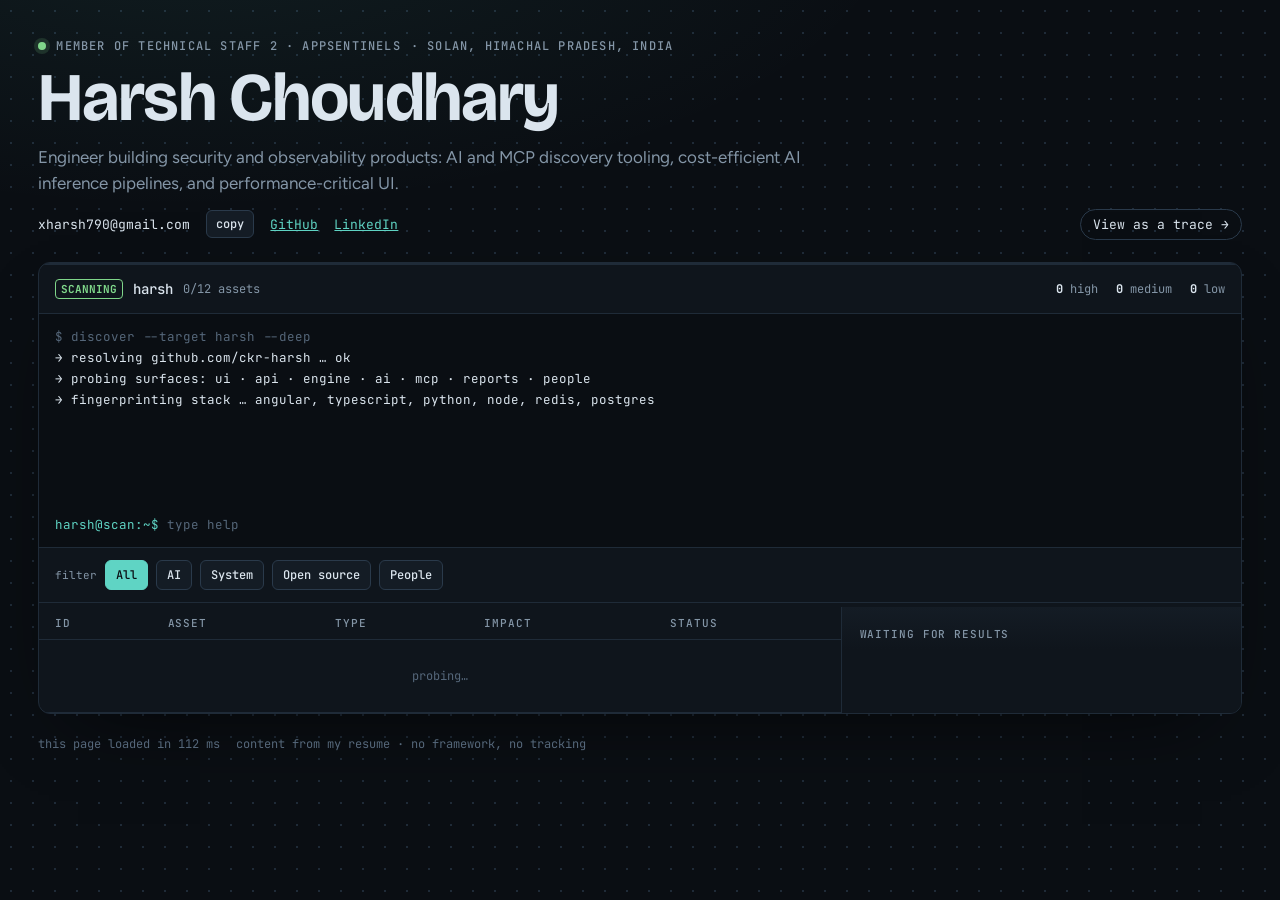
<file: index.html>
<!doctype html>
<html lang="en">
<head>
  <meta charset="utf-8">
  <title>Harsh Choudhary</title>
  <meta http-equiv="refresh" content="0; url=scan/">
  <link rel="canonical" href="scan/">
  <script>location.replace("scan/" + location.hash);</script>
</head>
<body>
  <a href="scan/">Harsh Choudhary · portfolio</a>
</body>
</html>
</file>
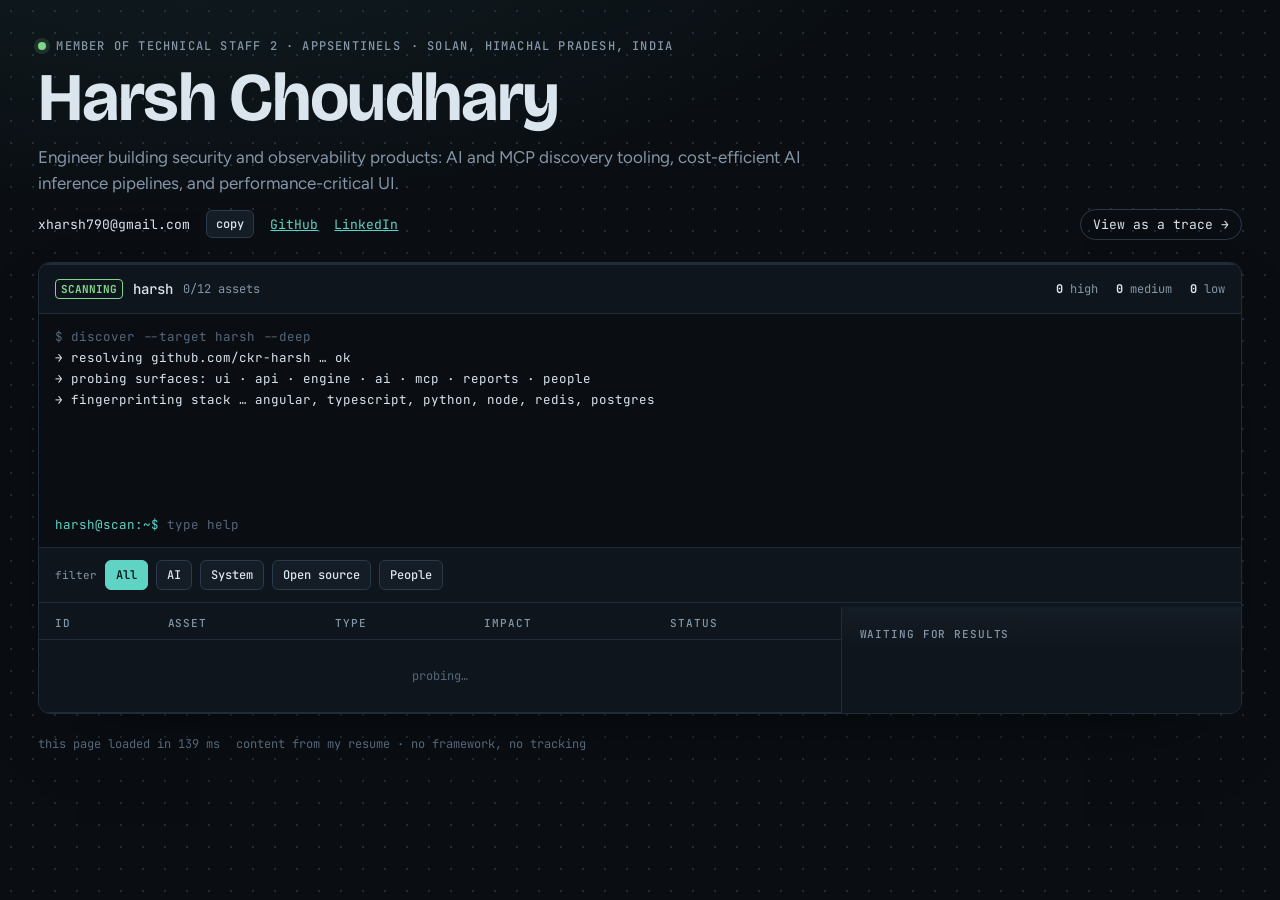
<file: scan/index.html>
<!doctype html>
<html lang="en">
<head>
  <meta charset="utf-8">
  <meta name="viewport" content="width=device-width, initial-scale=1, viewport-fit=cover">
  <title>Harsh Choudhary · Discovery Scan</title>
  <meta name="description" content="Harsh Choudhary — engineer building security, observability and AI products. Portfolio as a discovery scan.">
  <meta name="theme-color" content="#0a0e13">
  <link rel="preconnect" href="https://fonts.googleapis.com">
  <link rel="preconnect" href="https://fonts.gstatic.com" crossorigin>
  <link rel="stylesheet" href="https://fonts.googleapis.com/css2?family=JetBrains+Mono:wght@400;500;700&family=Bricolage+Grotesque:opsz,wght@12..96,700&family=Figtree:wght@400;500;600&display=swap">
  <link rel="stylesheet" href="../shared/base.css">
  <link rel="stylesheet" href="scan.css">
</head>
<body>
  <div class="wrap">
    <header class="intro" id="intro"></header>

    <section class="stage" aria-label="Discovered work">
      <div class="progress"><span id="progress"></span></div>
      <div class="bar">
        <div class="title"><span class="method" id="state">SCANNING</span>harsh <span class="meta" id="meta"></span></div>
        <div class="stats" id="stats"></div>
      </div>
      <div class="console" id="console">
        <div class="log" id="log" aria-live="polite"></div>
        <form class="prompt" id="prompt" autocomplete="off" hidden>
          <label for="cmd">harsh@scan:~$</label>
          <input id="cmd" spellcheck="false" placeholder="type help">
        </form>
      </div>
      <div class="filters" id="filters"></div>
      <div class="sevbar" id="sevbar"></div>
      <div class="body">
        <div class="table">
          <table>
            <thead><tr><th>ID</th><th>Asset</th><th>Type</th><th>Impact</th><th>Status</th></tr></thead>
            <tbody id="rows"></tbody>
          </table>
        </div>
        <aside class="panel" id="panel" aria-live="polite"></aside>
      </div>
    </section>

    <footer class="foot"><span id="perf"></span><span>content from my resume · no framework, no tracking</span></footer>
  </div>

  <script src="../shared/data.js"></script>
  <script src="../shared/common.js"></script>
  <script src="scan.js"></script>
</body>
</html>
</file>
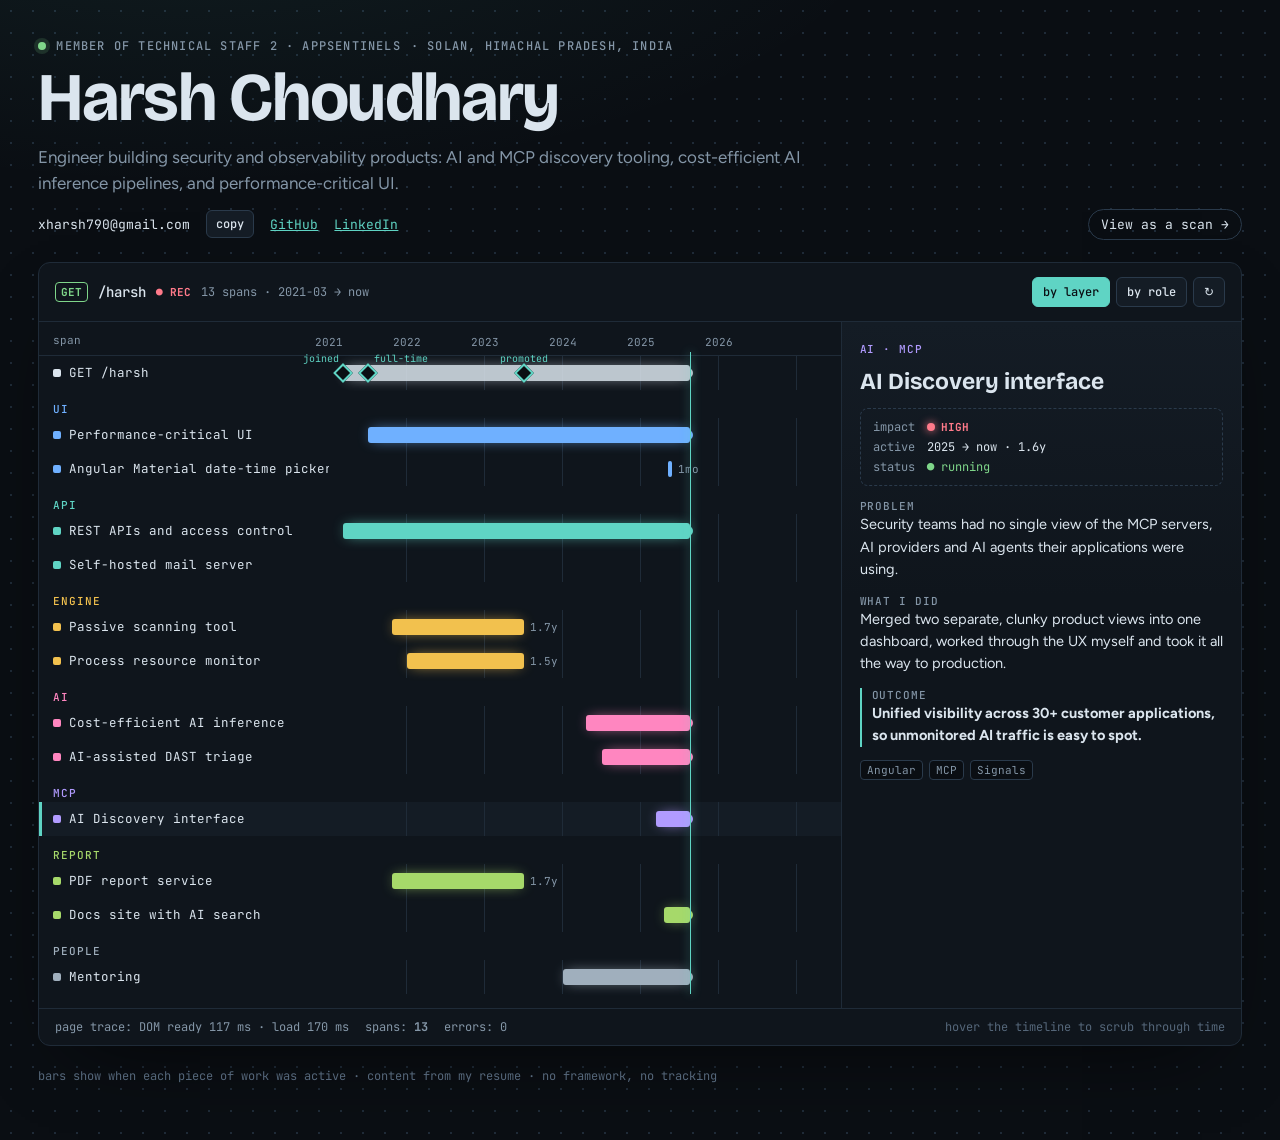
<file: trace/index.html>
<!doctype html>
<html lang="en">
<head>
  <meta charset="utf-8">
  <meta name="viewport" content="width=device-width, initial-scale=1, viewport-fit=cover">
  <title>Harsh Choudhary · Trace</title>
  <meta name="description" content="Harsh Choudhary — engineer building security, observability and AI products. Portfolio as a distributed trace.">
  <meta name="theme-color" content="#0a0e13">
  <link rel="preconnect" href="https://fonts.googleapis.com">
  <link rel="preconnect" href="https://fonts.gstatic.com" crossorigin>
  <link rel="stylesheet" href="https://fonts.googleapis.com/css2?family=JetBrains+Mono:wght@400;500;700&family=Bricolage+Grotesque:opsz,wght@12..96,700&family=Figtree:wght@400;500;600&display=swap">
  <link rel="stylesheet" href="../shared/base.css">
  <link rel="stylesheet" href="trace.css">
</head>
<body>
  <div class="wrap">
    <header class="intro" id="intro"></header>

    <section class="stage" aria-label="Work as a trace">
      <div class="bar">
        <div class="title"><span class="method">GET</span>/harsh <span class="rec" id="rec">● REC</span><span class="meta" id="meta"></span></div>
        <div class="seg" role="group" aria-label="Group spans">
          <button type="button" class="chip" id="by-layer" aria-pressed="true">by layer</button>
          <button type="button" class="chip" id="by-role" aria-pressed="false">by role</button>
          <button type="button" class="chip" id="replay" aria-label="Replay the trace">↻</button>
        </div>
      </div>
      <div class="body">
        <div class="chart"><div class="grid" id="grid"></div></div>
        <aside class="panel" id="panel" aria-live="polite"></aside>
      </div>
      <div class="trace-foot"><span id="perf">page trace: measuring…</span><span>spans: <b id="count">0</b></span><span>errors: 0</span><span class="hint">hover the timeline to scrub through time</span></div>
    </section>

    <footer class="foot"><span>bars show when each piece of work was active · content from my resume · no framework, no tracking</span></footer>
  </div>

  <script src="../shared/data.js"></script>
  <script src="../shared/common.js"></script>
  <script src="trace.js"></script>
</body>
</html>
</file>
<file: shared/base.css>
/* Dark-first observability console: ink ground, dot grid, layer colours as signal. */
:root {
  --bg: #0a0e13; --panel: #0f151c; --soft: #141c25; --line: #1f2b38; --line-2: #2a3a4b;
  --fg: #dbe5ee; --muted: #8496a7; --faint: #55677a;
  --accent: #5fd4c4; --warn: #f2a65a; --crit: #ff7a8a; --ok: #7fd68a;
  --l-ui: #6fb0ff; --l-api: #5fd4c4; --l-engine: #f2c14e; --l-ai: #ff86c0; --l-mcp: #b19bff; --l-report: #a6d96a; --l-people: #a0afbd;
  --display: "Bricolage Grotesque", "Segoe UI", system-ui, sans-serif;
  --body: "Figtree", "Segoe UI", system-ui, sans-serif;
  --mono: "JetBrains Mono", ui-monospace, "Cascadia Code", Menlo, monospace;
  --name-w: 290px;
  color-scheme: dark;
}
* { box-sizing: border-box; }
body {
  margin: 0; color: var(--fg); font: 15px/1.55 var(--body);
  background:
    radial-gradient(1200px 500px at 15% -10%, rgba(95, 212, 196, .08), transparent 60%),
    radial-gradient(var(--line) 1px, transparent 1px) 0 0 / 22px 22px,
    var(--bg);
  padding: 40px max(16px, env(safe-area-inset-right)) 56px max(16px, env(safe-area-inset-left));
  min-height: 100vh; -webkit-text-size-adjust: 100%;
}
a { color: var(--accent); }
::selection { background: rgba(95, 212, 196, .3); }
:focus-visible { outline: 2px solid var(--accent); outline-offset: 2px; }
.wrap { max-width: min(1400px, 94vw); margin: 0 auto; display: grid; gap: 22px; }

/* header */
.intro { display: grid; gap: 12px; }
.eyebrow { font: 500 12px/1 var(--mono); letter-spacing: .1em; text-transform: uppercase; color: var(--muted); display: flex; gap: 10px; align-items: center; }
.eyebrow::before { content: ""; width: 8px; height: 8px; border-radius: 50%; background: var(--ok); box-shadow: 0 0 0 4px rgba(127, 214, 138, .15); animation: blink 2.4s ease-in-out infinite; }
.intro h1 { font: 700 clamp(38px, 6.5vw, 68px)/1 var(--display); margin: 0; letter-spacing: -.02em; min-height: 1em; }
.intro h1 .scr { color: var(--accent); }
.intro p { margin: 0; color: var(--muted); max-width: 72ch; font-size: 17px; }
.contact { display: flex; flex-wrap: wrap; gap: 8px 16px; align-items: center; font: 13px var(--mono); }
.contact button { font: 500 12px var(--mono); background: var(--soft); color: var(--fg); border: 1px solid var(--line-2); border-radius: 6px; padding: 5px 9px; cursor: pointer; }
.contact button:hover { border-color: var(--accent); }
.switch-link { margin-left: auto; color: var(--fg); text-decoration: none; border: 1px solid var(--line-2); border-radius: 999px; padding: 6px 12px; }
.switch-link:hover { border-color: var(--accent); color: var(--accent); }

/* stage */
.stage { background: var(--panel); border: 1px solid var(--line); border-radius: 12px; overflow: hidden; box-shadow: 0 30px 80px -40px rgba(0, 0, 0, .8); }
.bar { display: flex; flex-wrap: wrap; gap: 10px 20px; justify-content: space-between; align-items: center; padding: 14px 16px; border-bottom: 1px solid var(--line); }
.title { font: 500 14px var(--mono); display: flex; gap: 10px; align-items: center; flex-wrap: wrap; }
.method { font: 700 11px var(--mono); color: var(--ok); border: 1px solid currentColor; border-radius: 4px; padding: 2px 5px; }
.meta { font: 12px var(--mono); color: var(--muted); }
.stats { display: flex; gap: 4px 18px; font: 12px var(--mono); color: var(--muted); flex-wrap: wrap; }
.stats b { color: var(--fg); font-variant-numeric: tabular-nums; }
.filters { display: flex; gap: 8px; flex-wrap: wrap; align-items: center; padding: 12px 16px; border-bottom: 1px solid var(--line); }
.chip { font: 500 12px var(--mono); background: var(--soft); color: var(--fg); border: 1px solid var(--line-2); border-radius: 6px; padding: 6px 10px; cursor: pointer; }
.chip:hover { border-color: var(--accent); }
.chip[aria-pressed="true"] { background: var(--accent); color: var(--bg); border-color: var(--accent); }
.label { font: 11px var(--mono); color: var(--muted); }
.body { display: grid; grid-template-columns: minmax(0, 1fr) 400px; }
@media (max-width: 860px) { .body { grid-template-columns: minmax(0, 1fr); } }

/* impact */
.sev { font: 700 11px var(--mono); display: inline-flex; gap: 6px; align-items: center; }
.sev::before { content: ""; width: 8px; height: 8px; border-radius: 50%; background: currentColor; box-shadow: 0 0 8px currentColor; }
.sev.high { color: var(--crit); } .sev.med { color: var(--warn); } .sev.low { color: var(--accent); }

/* detail panel */
.panel { border-left: 1px solid var(--line); padding: 20px 18px; display: grid; gap: 13px; align-content: start; min-width: 0; background: linear-gradient(180deg, var(--soft), var(--panel) 40%); }
@media (max-width: 860px) { .panel { border-left: 0; border-top: 1px solid var(--line); } }
.panel.in > * { animation: rise .35s ease both; }
.panel.in > *:nth-child(2) { animation-delay: .03s; } .panel.in > *:nth-child(3) { animation-delay: .06s; }
.panel.in > *:nth-child(4) { animation-delay: .09s; } .panel.in > *:nth-child(5) { animation-delay: .12s; }
.panel.in > *:nth-child(6) { animation-delay: .15s; } .panel.in > *:nth-child(n+7) { animation-delay: .18s; }
.panel h2 { font: 700 23px/1.15 var(--display); margin: 0; text-wrap: balance; }
.panel p { margin: 0; font-size: 14.5px; }
.lbl { font: 500 11px var(--mono); letter-spacing: .08em; text-transform: uppercase; color: var(--muted); }
.kv { display: grid; grid-template-columns: auto 1fr; gap: 4px 12px; font: 12px var(--mono); margin: 0; padding: 10px 12px; border: 1px dashed var(--line-2); border-radius: 8px; }
.kv dt { color: var(--muted); } .kv dd { margin: 0; min-width: 0; overflow-wrap: anywhere; }
.outcome { border-left: 2px solid var(--accent); padding-left: 10px; }
.tags { display: flex; flex-wrap: wrap; gap: 6px; }
.tag { font: 11px var(--mono); background: var(--bg); border: 1px solid var(--line-2); border-radius: 4px; padding: 2px 6px; color: var(--muted); }
.links { display: flex; gap: 12px; font: 13px var(--mono); flex-wrap: wrap; }

.foot { font: 12px var(--mono); color: var(--faint); display: flex; gap: 16px; flex-wrap: wrap; }

@media (max-width: 600px) {
  body { padding-top: 24px; }
  .intro p { font-size: 15.5px; }
  .eyebrow { letter-spacing: .06em; }
  .eyebrow .loc { display: none; }
  .switch-link { margin-left: 0; }
  .bar { padding: 12px 14px; }
  .filters { flex-wrap: nowrap; overflow-x: auto; scrollbar-width: none; padding: 10px 14px; }
  .filters .label { display: none; }
  .chip { flex: none; }
  .panel { padding: 18px 14px; gap: 12px; }
  .panel h2 { font-size: 21px; }
}
/* ~40px touch targets */
@media (pointer: coarse) { .chip, .contact button { padding: 10px 12px; } }

@keyframes rise { from { opacity: 0; transform: translateY(6px); } to { opacity: 1; transform: none; } }
@keyframes blink { 50% { opacity: .35; } }
@media (prefers-reduced-motion: reduce) { * { transition: none !important; animation: none !important; } }
</file>
<file: scan/scan.css>
.progress { height: 2px; background: var(--line); }
.progress span { display: block; height: 100%; width: 0; background: var(--accent); box-shadow: 0 0 12px var(--accent); transition: width .2s linear; }
.method.done { color: var(--accent); }

.console { background: var(--bg); border-bottom: 1px solid var(--line); font: 12.5px/1.7 var(--mono); }
.log { padding: 12px 16px 4px; height: 196px; overflow-y: auto; overflow-x: hidden; scrollbar-width: thin; }
.log div { white-space: pre-wrap; overflow-wrap: anywhere; }
.log .dim { color: var(--faint); } .log .hl { color: var(--accent); } .log .ok { color: var(--ok); }
.log .add { color: var(--muted); } .log .add b { color: var(--fg); font-weight: 500; }
.log .err { color: var(--crit); } .log .cmd { color: var(--fg); } .log .cmd::before { content: "harsh@scan:~$ "; color: var(--accent); }
.prompt { display: flex; gap: 8px; align-items: center; padding: 4px 16px 12px; }
.prompt label { color: var(--accent); white-space: nowrap; }
.prompt input { flex: 1; min-width: 0; background: none; border: 0; color: var(--fg); font: inherit; caret-color: var(--accent); padding: 0; }
.prompt input:focus { outline: none; }
.prompt input::placeholder { color: var(--faint); }

.sevbar { display: flex; height: 4px; }
.sevbar span { transition: flex-grow .4s ease; }

.table { overflow-x: auto; min-width: 0; }
table { width: 100%; min-width: 520px; border-collapse: collapse; font-size: 14px; }
th { text-align: left; font: 500 11px var(--mono); letter-spacing: .08em; text-transform: uppercase; color: var(--muted); padding: 9px 16px; border-bottom: 1px solid var(--line); }
td { padding: 11px 16px; border-bottom: 1px solid var(--line); vertical-align: top; }
tr[data-id] { cursor: pointer; }
tr[data-id]:hover td, tr.sel td { background: var(--soft); }
tr.sel td:first-child { box-shadow: inset 3px 0 0 var(--accent); }
tr.new td { animation: found .9s ease; }
.detail td { padding: 0; }
.detail .panel { border-top: 0; box-shadow: inset 3px 0 0 var(--accent); }
.id { font: 12px var(--mono); color: var(--faint); white-space: nowrap; }
.type { font: 12px var(--mono); color: var(--muted); }
.status { font: 12px var(--mono); color: var(--ok); white-space: nowrap; }
.status.probe { color: var(--warn); }
.empty td { color: var(--faint); font: 12px var(--mono); text-align: center; padding: 28px 16px; }
@keyframes found { from { background: rgba(95, 212, 196, .18); } to { background: transparent; } }
@media (max-width: 600px) {
  table { min-width: 0; }
  th:nth-child(1), td.id, th:nth-child(3), td:nth-child(3), th:nth-child(5), td:nth-child(5) { display: none; }
  th, td { padding-left: 14px; padding-right: 14px; }
  tr.sel td:nth-child(2) { box-shadow: inset 3px 0 0 var(--accent); }
  .log { height: 120px; }
  .stats { display: grid; grid-template-columns: repeat(3, minmax(0, 1fr)); gap: 12px; width: 100%; line-height: 1.35; }
  .stats span { display: flex; flex-direction: column; }
  .stats b { font-size: 15px; }
}
/* iOS zooms into inputs under 16px on focus */
@media (pointer: coarse) { .prompt input { font-size: 16px; } }
</file>
<file: trace/trace.css>
.seg { display: flex; gap: 6px; }
.rec { font: 700 11px var(--mono); color: var(--crit); animation: blink 1s steps(2) infinite; }
.rec.off { color: var(--ok); animation: none; }
.chart { overflow-x: auto; min-width: 0; }
.grid { --p: 0; --h: 0; position: relative; min-width: 620px; padding: 4px 0 14px; }
.axis, .row { display: grid; grid-template-columns: var(--name-w) 1fr; align-items: center; }
@media (max-width: 600px) {
  :root { --name-w: 170px; }
  .grid { min-width: 540px; }
  .name { font-size: 11.5px; }
}
.axis { font: 11px var(--mono); color: var(--muted); height: 30px; border-bottom: 1px solid var(--line); }
.ticks { position: relative; height: 100%; margin-right: 44px; }
.ticks span { position: absolute; top: 9px; transform: translateX(-50%); font-variant-numeric: tabular-nums; }
.group { font: 500 11px var(--mono); letter-spacing: .08em; text-transform: uppercase; padding: 12px 14px 2px; }
.row { height: 34px; position: relative; transition: opacity .15s; }
.row[data-id] { cursor: pointer; }
.row[data-id]:hover, .row.sel { background: var(--soft); }
.row.sel { box-shadow: inset 3px 0 0 var(--accent); }
.row.dim { opacity: .28; }
.name { font: 12.5px var(--mono); padding-left: 14px; white-space: nowrap; overflow: hidden; text-overflow: ellipsis; display: flex; gap: 8px; align-items: center; }
.dot { width: 8px; height: 8px; border-radius: 2px; flex: none; }
.lane { position: relative; height: 100%; margin-right: 44px;
  background: repeating-linear-gradient(to right, transparent 0 calc(100% / 6 - 1px), var(--line) calc(100% / 6 - 1px) calc(100% / 6)); }
.span { position: absolute; top: 9px; height: 16px; border-radius: 3px; min-width: 0; box-shadow: 0 0 14px -4px currentColor; }
.span small { position: absolute; left: calc(100% + 6px); top: 0; font: 11px/16px var(--mono); color: var(--muted); white-space: nowrap; }
.span.live::after { content: ""; position: absolute; right: -3px; top: 3px; width: 10px; height: 10px; border-radius: 50%; background: inherit; animation: pulse 1.6s ease-out infinite; }
.span.root { background: var(--fg); color: var(--fg); opacity: .85; }

.ms { position: absolute; top: 10px; width: 14px; height: 14px; transform: translateX(-50%) rotate(45deg); background: var(--bg); border: 2px solid var(--accent); cursor: pointer; z-index: 2; padding: 0; }
.ms:hover, .ms.sel { background: var(--accent); }
.ms-label { position: absolute; top: -4px; transform: translateX(-50%); font: 10px var(--mono); color: var(--accent); white-space: nowrap; pointer-events: none; }
.ms-label.end { transform: translateX(calc(-100% - 4px)); }
.ms-label.start { transform: translateX(6px); }

/* playhead + scrub cursor share the lane coordinate system */
.head, .cursor { position: absolute; top: 30px; bottom: 14px; width: 0; pointer-events: none;
  left: calc(var(--name-w) + (100% - var(--name-w) - 44px) * var(--x)); }
.head { --x: var(--p); border-left: 1px solid var(--accent); box-shadow: 0 0 10px var(--accent); }
.head.done { opacity: 0; transition: opacity .6s; }
.cursor { --x: var(--h); border-left: 1px dashed var(--fg); opacity: 0; }
.cursor.on { opacity: .7; }
.cursor b { position: absolute; top: -22px; left: 6px; font: 500 11px var(--mono); color: var(--bg); background: var(--fg); padding: 2px 6px; border-radius: 4px; white-space: nowrap; }

.trace-foot { border-top: 1px solid var(--line); padding: 10px 16px; font: 12px var(--mono); color: var(--muted); display: flex; gap: 16px; flex-wrap: wrap; }
.hint { margin-left: auto; color: var(--faint); }
@media (hover: none) { .hint { display: none; } }
@keyframes pulse { 0% { box-shadow: 0 0 0 0 currentColor; opacity: 1; } 100% { box-shadow: 0 0 0 10px transparent; opacity: .6; } }
</file>
